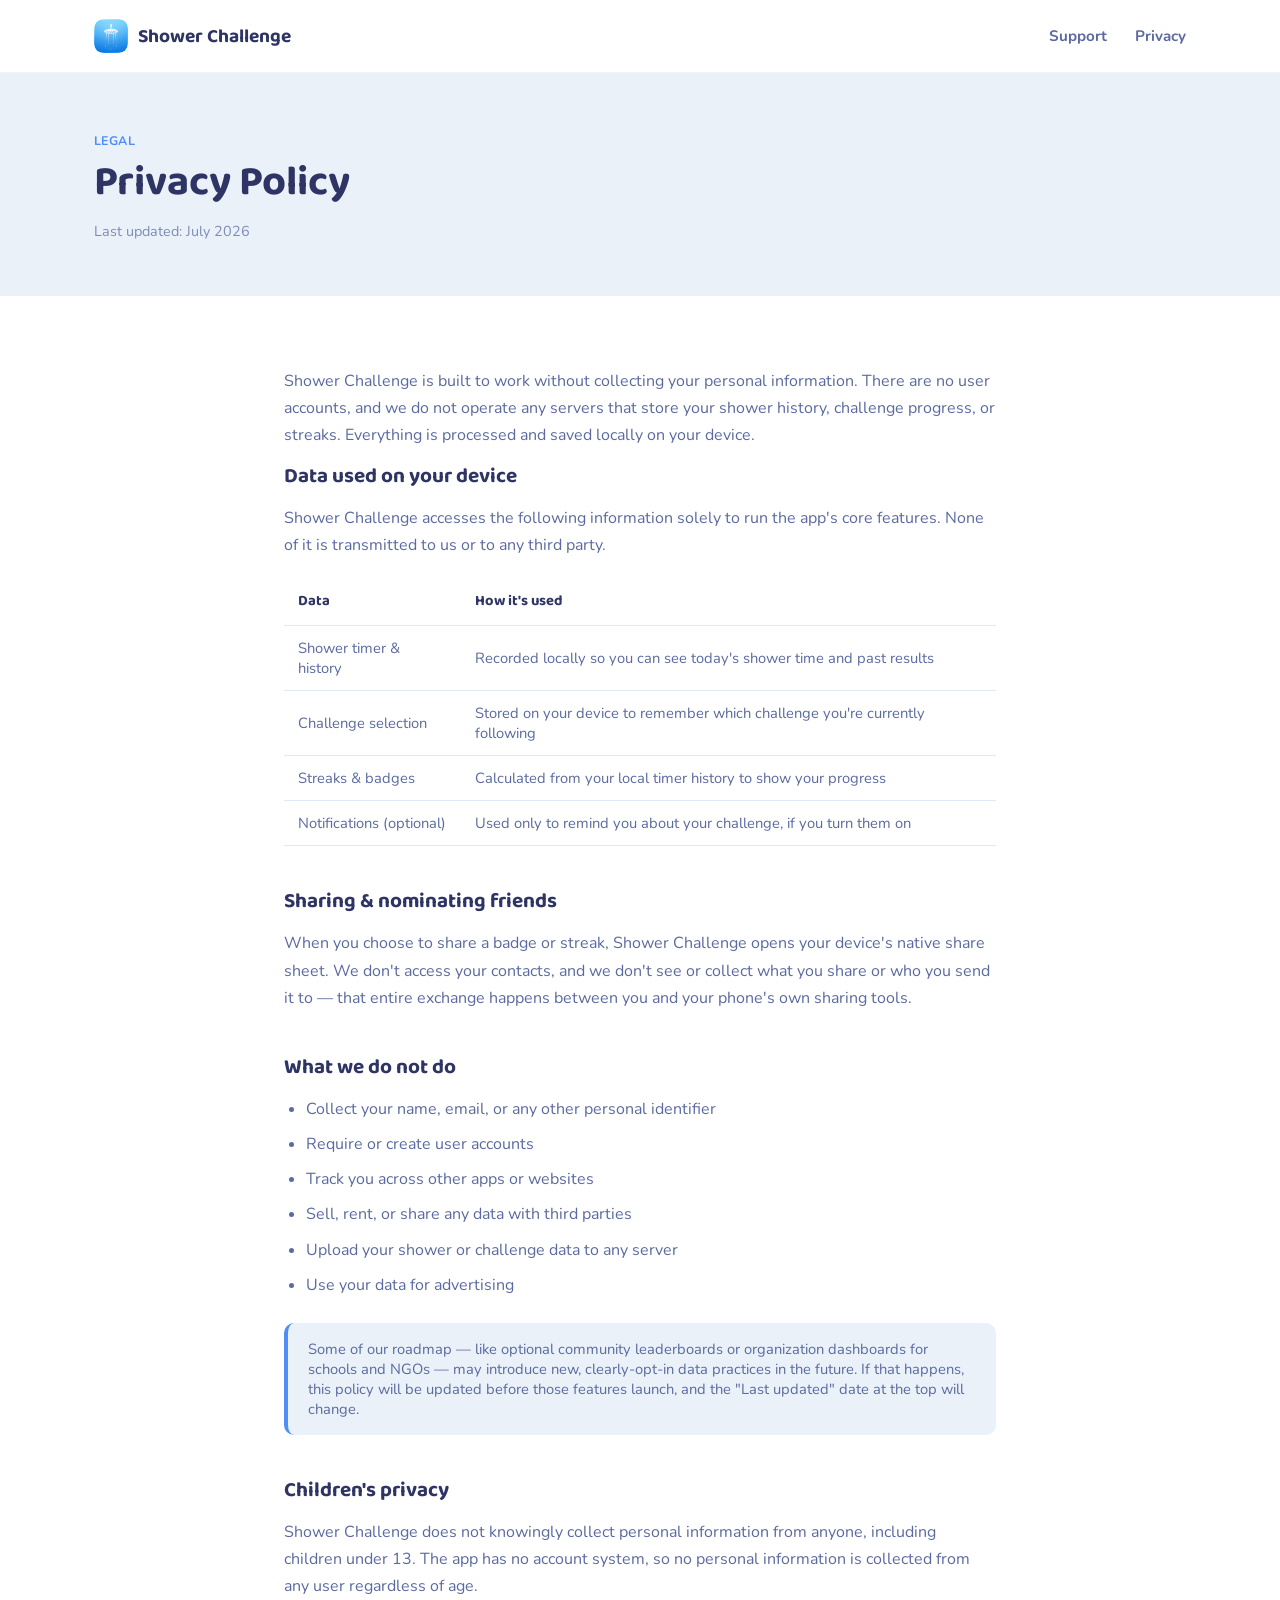
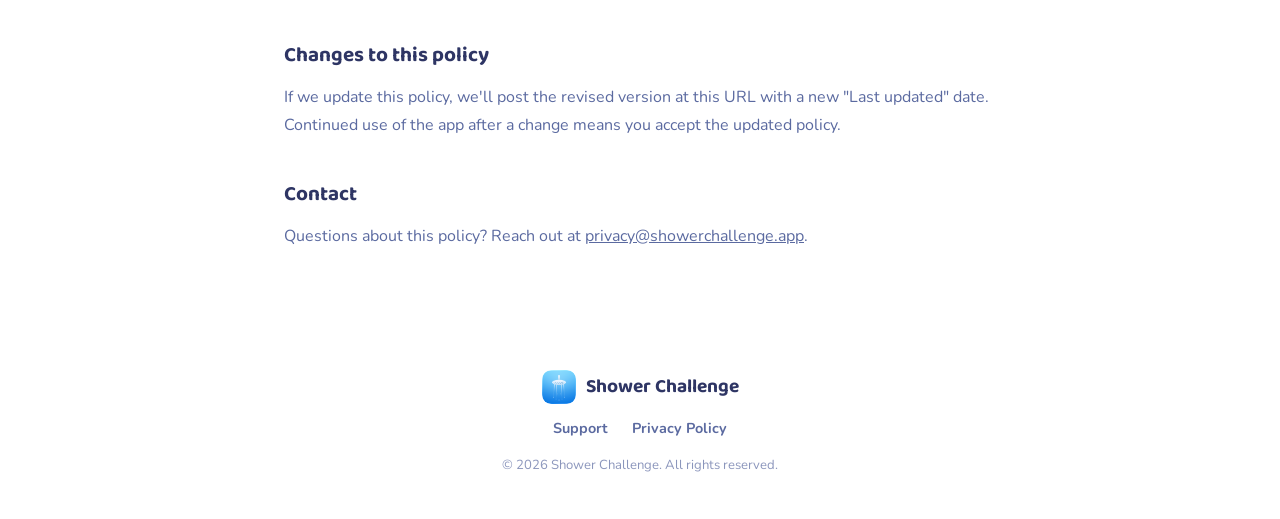
<file: privacy.html>
<!DOCTYPE html>
<html lang="en">
<head>
<meta charset="UTF-8">
<meta name="viewport" content="width=device-width, initial-scale=1.0">
<title>Privacy Policy — Shower Challenge</title>
<meta name="description" content="Shower Challenge Privacy Policy — no accounts, no tracking. Your shower and challenge data stays on your device.">
<link rel="preconnect" href="https://fonts.googleapis.com">
<link rel="preconnect" href="https://fonts.gstatic.com" crossorigin>
<link href="https://fonts.googleapis.com/css2?family=Baloo+2:wght@500;600;700&family=Nunito:wght@400;600;700;800&display=swap" rel="stylesheet">
<link rel="stylesheet" href="styles.css">
</head>
<body>

<header class="site-header">
  <div class="wrap">
    <a href="index.html" class="logo"><span class="logo-mark"><img src="assets/App_Icon.png" alt=""></span> Shower Challenge</a>
    <nav class="site-nav">
      <a href="support.html">Support</a>
      <a href="privacy.html">Privacy</a>
    </nav>
  </div>
</header>

<div class="page-hero">
  <div class="wrap">
    <span class="kicker">Legal</span>
    <h1>Privacy Policy</h1>
    <p class="meta">Last updated: July 2026</p>
  </div>
</div>

<div class="content">

  <p>Shower Challenge is built to work without collecting your personal information. There are no user accounts, and we do not operate any servers that store your shower history, challenge progress, or streaks. Everything is processed and saved locally on your device.</p>

  <h2>Data used on your device</h2>
  <p>Shower Challenge accesses the following information solely to run the app's core features. None of it is transmitted to us or to any third party.</p>
  <table class="data-table">
    <thead>
      <tr><th>Data</th><th>How it's used</th></tr>
    </thead>
    <tbody>
      <tr><td>Shower timer &amp; history</td><td>Recorded locally so you can see today's shower time and past results</td></tr>
      <tr><td>Challenge selection</td><td>Stored on your device to remember which challenge you're currently following</td></tr>
      <tr><td>Streaks &amp; badges</td><td>Calculated from your local timer history to show your progress</td></tr>
      <tr><td>Notifications (optional)</td><td>Used only to remind you about your challenge, if you turn them on</td></tr>
    </tbody>
  </table>

  <h2>Sharing &amp; nominating friends</h2>
  <p>When you choose to share a badge or streak, Shower Challenge opens your device's native share sheet. We don't access your contacts, and we don't see or collect what you share or who you send it to — that entire exchange happens between you and your phone's own sharing tools.</p>

  <h2>What we do not do</h2>
  <ul>
    <li>Collect your name, email, or any other personal identifier</li>
    <li>Require or create user accounts</li>
    <li>Track you across other apps or websites</li>
    <li>Sell, rent, or share any data with third parties</li>
    <li>Upload your shower or challenge data to any server</li>
    <li>Use your data for advertising</li>
  </ul>

  <div class="note-box">
    Some of our roadmap — like optional community leaderboards or organization dashboards for schools and NGOs — may introduce new, clearly-opt-in data practices in the future. If that happens, this policy will be updated before those features launch, and the "Last updated" date at the top will change.
  </div>

  <h2>Children's privacy</h2>
  <p>Shower Challenge does not knowingly collect personal information from anyone, including children under 13. The app has no account system, so no personal information is collected from any user regardless of age.</p>

  <h2>Changes to this policy</h2>
  <p>If we update this policy, we'll post the revised version at this URL with a new "Last updated" date. Continued use of the app after a change means you accept the updated policy.</p>

  <h2>Contact</h2>
  <p>Questions about this policy? Reach out at <a href="mailto:privacy@showerchallenge.app">privacy@showerchallenge.app</a>.</p>

</div>

<footer class="site-footer">
  <div class="wrap">
    <a href="index.html" class="logo"><span class="logo-mark"><img src="assets/App_Icon.png" alt=""></span> Shower Challenge</a>
    <div class="footer-links">
      <a href="support.html">Support</a>
      <a href="privacy.html">Privacy Policy</a>
    </div>
    <p class="copyright">© 2026 Shower Challenge. All rights reserved.</p>
  </div>
</footer>

</body>
</html>
</file>
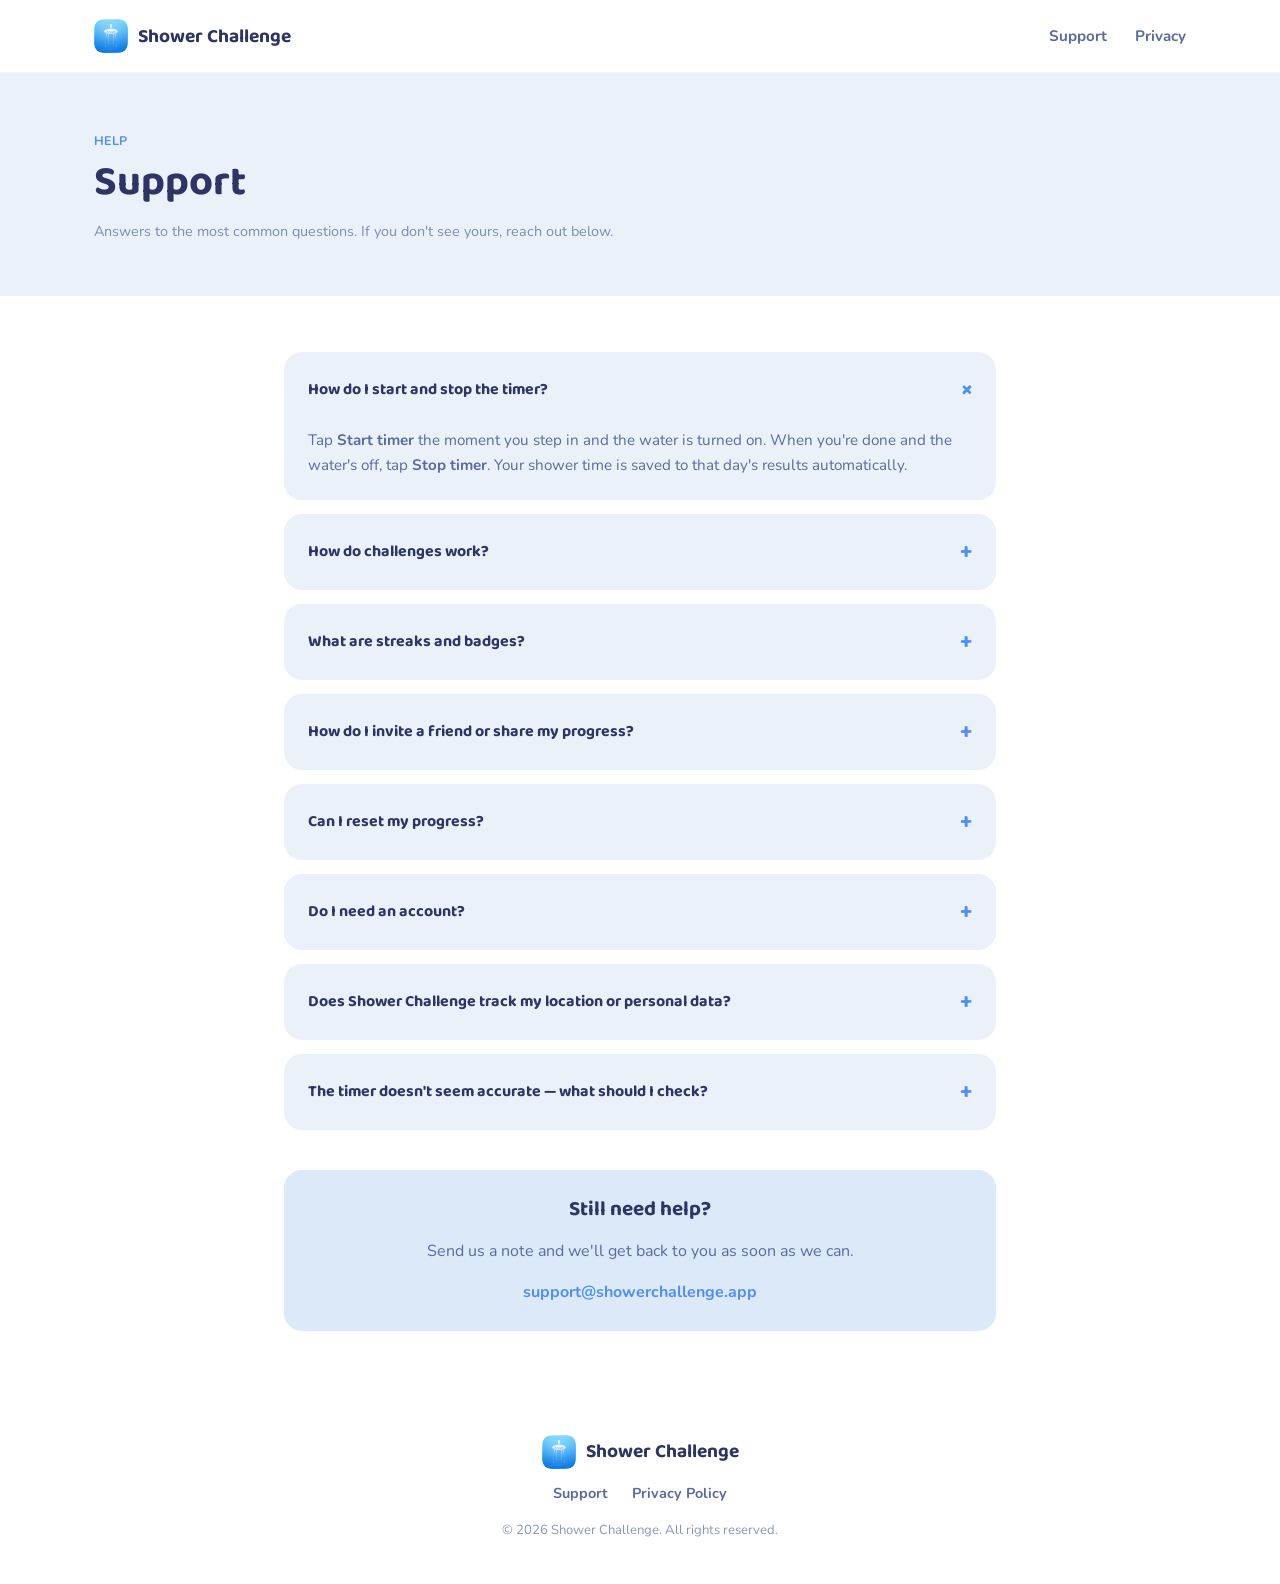
<file: support.html>
<!DOCTYPE html>
<html lang="en">
<head>
<meta charset="UTF-8">
<meta name="viewport" content="width=device-width, initial-scale=1.0">
<title>Support — Shower Challenge</title>
<meta name="description" content="Get help with Shower Challenge — timers, challenges, streaks, and more.">
<link rel="preconnect" href="https://fonts.googleapis.com">
<link rel="preconnect" href="https://fonts.gstatic.com" crossorigin>
<link href="https://fonts.googleapis.com/css2?family=Baloo+2:wght@500;600;700&family=Nunito:wght@400;600;700;800&display=swap" rel="stylesheet">
<link rel="stylesheet" href="styles.css">
</head>
<body>

<header class="site-header">
  <div class="wrap">
    <a href="index.html" class="logo"><span class="logo-mark"><img src="assets/App_Icon.png" alt=""></span> Shower Challenge</a>
    <nav class="site-nav">
      <a href="support.html">Support</a>
      <a href="privacy.html">Privacy</a>
    </nav>
  </div>
</header>

<div class="page-hero">
  <div class="wrap">
    <span class="kicker">Help</span>
    <h1>Support</h1>
    <p class="meta">Answers to the most common questions. If you don't see yours, reach out below.</p>
  </div>
</div>

<div class="content">

  <details class="faq-item" open>
    <summary>How do I start and stop the timer?</summary>
    <div class="faq-body">Tap <strong>Start timer</strong> the moment you step in and the water is turned on. When you're done and the water's off, tap <strong>Stop timer</strong>. Your shower time is saved to that day's results automatically.</div>
  </details>

  <details class="faq-item">
    <summary>How do challenges work?</summary>
    <div class="faq-body">Pick a challenge from the Select a challenge screen to set your focus for the week — anything from a simple time goal to one of our themed community challenges like Earth Month or the Summer Water Challenge. You can switch challenges any time.</div>
  </details>

  <details class="faq-item">
    <summary>What are streaks and badges?</summary>
    <div class="faq-body">Every day you finish a shower under your challenge's target, it counts toward your streak. Hitting milestones — your first streak, your longest one, a full themed challenge — unlocks badges you can view on your results screen.</div>
  </details>

  <details class="faq-item">
    <summary>How do I invite a friend or share my progress?</summary>
    <div class="faq-body">Tap the share icon on your results screen to open your phone's native share sheet and send your streak or badge to a friend however you like — text, email, or social apps. Shower Challenge doesn't access your contacts or collect any information when you do this.</div>
  </details>

  <details class="faq-item">
    <summary>Can I reset my progress?</summary>
    <div class="faq-body">Yes. Go to Settings → Reset Progress to clear your streaks and history and start fresh. This can't be undone, so make sure it's what you want before confirming.</div>
  </details>

  <details class="faq-item">
    <summary>Do I need an account?</summary>
    <div class="faq-body">No. Shower Challenge works without creating an account — your timer history, streaks, and badges are all stored locally on your device.</div>
  </details>

  <details class="faq-item">
    <summary>Does Shower Challenge track my location or personal data?</summary>
    <div class="faq-body">No. Shower Challenge doesn't collect personal information or track your location. Everything you do in the app stays on your device. See our <a href="privacy.html">Privacy Policy</a> for full details.</div>
  </details>

  <details class="faq-item">
    <summary>The timer doesn't seem accurate — what should I check?</summary>
    <div class="faq-body">Make sure the app stays open (or notifications are enabled) while your timer is running, since the app needs to stay active to track your shower in real time. If it still seems off after that, let us know below and include your device model and OS version.</div>
  </details>

  <div class="contact-card">
    <h2 style="margin-top:0;">Still need help?</h2>
    <p>Send us a note and we'll get back to you as soon as we can.</p>
    <a href="mailto:support@showerchallenge.app">support@showerchallenge.app</a>
  </div>

</div>

<footer class="site-footer">
  <div class="wrap">
    <a href="index.html" class="logo"><span class="logo-mark"><img src="assets/App_Icon.png" alt=""></span> Shower Challenge</a>
    <div class="footer-links">
      <a href="support.html">Support</a>
      <a href="privacy.html">Privacy Policy</a>
    </div>
    <p class="copyright">© 2026 Shower Challenge. All rights reserved.</p>
  </div>
</footer>

</body>
</html>
</file>
<file: styles.css>
/* ============================================
   Shower Challenge — shared brand stylesheet
   ============================================ */

:root {
  --sky: #eaf1f9;
  --sky-deep: #dce9f8;
  --white: #ffffff;
  --navy: #2e3564;
  --navy-soft: #5b6aa0;
  --blue: #4f8ef7;
  --purple: #6c63e8;
  --whale: #8cbbff;
  --dot-inactive: #e1e4ea;
  --gradient: linear-gradient(135deg, var(--blue) 0%, var(--purple) 100%);
  --shadow-soft: 0 20px 40px -20px rgba(46, 53, 100, 0.25);
  --shadow-card: 0 8px 24px -12px rgba(46, 53, 100, 0.18);
  --radius-lg: 28px;
  --radius-md: 18px;
  --radius-pill: 999px;
}

* { box-sizing: border-box; }

html { scroll-behavior: smooth; }

body {
  margin: 0;
  font-family: 'Nunito', -apple-system, BlinkMacSystemFont, 'Segoe UI', sans-serif;
  color: var(--navy-soft);
  background: var(--white);
  -webkit-font-smoothing: antialiased;
}

h1, h2, h3, .display {
  font-family: 'Baloo 2', 'Nunito', sans-serif;
  color: var(--navy);
  margin: 0;
  line-height: 1.15;
}

a { color: inherit; }

img { max-width: 100%; display: block; }

.wrap {
  max-width: 1140px;
  margin: 0 auto;
  padding: 0 24px;
}

/* ---------- Header ---------- */
.site-header {
  position: sticky;
  top: 0;
  z-index: 50;
  background: rgba(255, 255, 255, 0.85);
  backdrop-filter: blur(10px);
  border-bottom: 1px solid rgba(46, 53, 100, 0.06);
}

.site-header .wrap {
  display: flex;
  align-items: center;
  justify-content: space-between;
  height: 72px;
}

.logo {
  display: flex;
  align-items: center;
  gap: 10px;
  font-family: 'Baloo 2', sans-serif;
  font-weight: 700;
  font-size: 1.2rem;
  color: var(--navy);
  text-decoration: none;
}

.logo-mark {
  width: 34px;
  height: 34px;
  border-radius: 9px;
  overflow: hidden;
  display: flex;
  align-items: center;
  justify-content: center;
  flex-shrink: 0;
}

.logo-mark img {
  width: 100%;
  height: 100%;
  object-fit: cover;
  display: block;
}

.site-nav {
  display: flex;
  gap: 28px;
  font-weight: 700;
  font-size: 0.95rem;
}

.site-nav a {
  text-decoration: none;
  color: var(--navy-soft);
  transition: color 0.2s ease;
}

.site-nav a:hover,
.site-nav a:focus-visible { color: var(--blue); }

/* ---------- Buttons ---------- */
.btn {
  display: inline-flex;
  align-items: center;
  justify-content: center;
  gap: 8px;
  padding: 15px 30px;
  border-radius: var(--radius-pill);
  font-family: 'Baloo 2', sans-serif;
  font-weight: 700;
  font-size: 1rem;
  text-decoration: none;
  border: none;
  cursor: pointer;
  transition: transform 0.2s ease, box-shadow 0.2s ease;
}

.btn-primary {
  background: var(--gradient);
  color: #fff;
  box-shadow: 0 12px 24px -10px rgba(108, 99, 232, 0.55);
}

.btn-primary:hover { transform: translateY(-2px); }

.btn-primary:focus-visible,
a:focus-visible,
button:focus-visible {
  outline: 3px solid var(--blue);
  outline-offset: 3px;
}

.btn-ghost {
  background: var(--white);
  color: var(--navy);
  border: 2px solid var(--sky-deep);
}

.btn-ghost:hover { border-color: var(--blue); color: var(--blue); }

.badge-note {
  font-size: 0.78rem;
  color: var(--navy-soft);
  opacity: 0.75;
}

/* ---------- App Store badge ----------
   Apple's Marketing Guidelines require using their official,
   unmodified badge artwork with defined clear space around it.
   Do not recolor, stretch, rotate, or add effects to the badge. */
.app-store-badge {
  display: inline-flex;
  line-height: 0;
  transition: transform 0.2s ease, opacity 0.2s ease;
}

.app-store-badge:hover { transform: translateY(-2px); opacity: 0.9; }

.app-store-badge img {
  height: 53px;
  width: auto;
}

.app-store-badge-lg img {
  height: 60px;
  width: auto;
}

/* ---------- Hero ---------- */
.hero {
  background: var(--sky);
  overflow: hidden;
  position: relative;
}

.hero .wrap {
  display: grid;
  grid-template-columns: 1.1fr 0.9fr;
  align-items: center;
  gap: 40px;
  padding-top: 72px;
  padding-bottom: 56px;
}

.eyebrow {
  display: inline-block;
  background: var(--white);
  color: var(--blue);
  font-weight: 700;
  font-size: 0.82rem;
  padding: 7px 16px;
  border-radius: var(--radius-pill);
  margin-bottom: 18px;
  box-shadow: var(--shadow-card);
}

.hero h1 {
  font-size: clamp(2.2rem, 4.2vw, 3.4rem);
  margin-bottom: 18px;
}

.hero p.lead {
  font-size: 1.15rem;
  max-width: 46ch;
  margin-bottom: 30px;
}

.hero-actions {
  display: flex;
  align-items: center;
  gap: 18px;
  flex-wrap: wrap;
  margin-bottom: 10px;
}

.hero-art {
  position: relative;
  display: flex;
  justify-content: center;
}

.hero-art .card {
  background: var(--sky);
  border-radius: var(--radius-lg);
  padding: 10px;
  max-width: 320px;
}

.hero-art img {
  width: 100%;
  height: auto;
  animation: bob 3.4s ease-in-out infinite;
}

.bubble {
  position: absolute;
  border-radius: 50%;
  background: radial-gradient(circle at 35% 30%, #ffffff, var(--whale) 70%);
  opacity: 0.55;
}

.bubble.b1 { width: 26px; height: 26px; top: 10%; left: 6%; animation: rise 6s ease-in-out infinite; }
.bubble.b2 { width: 16px; height: 16px; top: 60%; right: 4%; animation: rise 5s ease-in-out infinite 1s; }
.bubble.b3 { width: 40px; height: 40px; bottom: 4%; left: 12%; animation: rise 7s ease-in-out infinite 0.5s; }

@keyframes bob {
  0%, 100% { transform: translateY(0); }
  50% { transform: translateY(-10px); }
}

@keyframes rise {
  0% { transform: translateY(0); opacity: 0.2; }
  50% { opacity: 0.6; }
  100% { transform: translateY(-18px); opacity: 0.2; }
}

@media (prefers-reduced-motion: reduce) {
  .hero-art img, .bubble { animation: none; }
}

/* ---------- Section basics ---------- */
section { padding: 84px 0; }

.section-head {
  text-align: center;
  max-width: 620px;
  margin: 0 auto 48px;
}

.section-head h2 { font-size: clamp(1.7rem, 3vw, 2.3rem); margin-bottom: 14px; }
.kicker {
  color: var(--blue);
  font-weight: 700;
  letter-spacing: 0.04em;
  text-transform: uppercase;
  font-size: 0.78rem;
  margin-bottom: 10px;
  display: block;
}

/* ---------- How it works ---------- */
.steps {
  display: grid;
  grid-template-columns: repeat(4, 1fr);
  gap: 24px;
}

.step-card {
  background: var(--white);
  border-radius: var(--radius-lg);
  box-shadow: var(--shadow-card);
  overflow: hidden;
  text-align: center;
}

.step-card figure {
  margin: 0;
  background: var(--sky);
}

.step-card img { width: 100%; }

.step-card .body { padding: 22px 18px 26px; }

.step-num {
  display: inline-block;
  font-family: 'Baloo 2', sans-serif;
  font-weight: 700;
  color: var(--blue);
  font-size: 0.85rem;
  margin-bottom: 6px;
}

.step-card h3 { font-size: 1.05rem; margin-bottom: 8px; }
.step-card p { font-size: 0.92rem; margin: 0; }

/* ---------- Impact ---------- */
.impact {
  background: var(--sky-deep);
}

.impact-grid {
  display: grid;
  grid-template-columns: 1fr 1fr;
  gap: 48px;
  align-items: center;
}

.counter {
  background: var(--white);
  border-radius: var(--radius-lg);
  padding: 36px;
  box-shadow: var(--shadow-soft);
}

.counter .num {
  font-family: 'Baloo 2', sans-serif;
  font-weight: 700;
  font-size: clamp(2.2rem, 4vw, 3rem);
  color: var(--navy);
}

.progress-track {
  width: 100%;
  height: 14px;
  background: var(--sky);
  border-radius: var(--radius-pill);
  overflow: hidden;
  margin: 16px 0 8px;
}

.progress-fill {
  height: 100%;
  width: 12%;
  background: var(--gradient);
  border-radius: var(--radius-pill);
}

.impact ul { list-style: none; padding: 0; margin: 0; display: grid; gap: 18px; }

.impact li {
  display: flex;
  gap: 14px;
  align-items: flex-start;
  background: var(--white);
  padding: 16px 18px;
  border-radius: var(--radius-md);
  box-shadow: var(--shadow-card);
}

.impact li .emoji { font-size: 1.4rem; }
.impact li strong { color: var(--navy); display: block; margin-bottom: 2px; }

/* ---------- Challenges ---------- */
.challenges {
  display: grid;
  grid-template-columns: repeat(3, 1fr);
  gap: 22px;
}

.challenge-card {
  border-radius: var(--radius-md);
  padding: 26px;
  background: var(--sky);
  border: 2px solid transparent;
  transition: border-color 0.2s ease, transform 0.2s ease;
}

.challenge-card:hover { border-color: var(--blue); transform: translateY(-4px); }

.challenge-card .tag {
  font-size: 0.75rem;
  font-weight: 700;
  color: var(--purple);
  text-transform: uppercase;
  letter-spacing: 0.04em;
}

.challenge-card h3 { font-size: 1.1rem; margin: 8px 0 8px; }
.challenge-card p { margin: 0; font-size: 0.92rem; }

/* ---------- Organizations ---------- */
.orgs {
  background: var(--navy);
  color: #dfe4f7;
  border-radius: var(--radius-lg);
  margin: 0 24px;
  padding: 56px 40px;
  display: grid;
  grid-template-columns: 1.2fr 0.8fr;
  gap: 32px;
  align-items: center;
}

.orgs h2 { color: #fff; }
.orgs p { color: #c4cbec; }
.orgs .btn-ghost { background: transparent; color: #fff; border-color: rgba(255,255,255,0.35); }
.orgs .btn-ghost:hover { border-color: #fff; color: #fff; }

/* ---------- Final CTA ---------- */
.final-cta {
  text-align: center;
  background: var(--gradient);
  color: #fff;
  border-radius: var(--radius-lg);
  margin: 0 24px;
  padding: 64px 24px;
}

.final-cta h2 { color: #fff; margin-bottom: 14px; }
.final-cta p { color: rgba(255,255,255,0.9); max-width: 46ch; margin: 0 auto 28px; }
.final-cta .btn-primary { background: #fff; color: var(--purple); box-shadow: none; }

/* ---------- Footer ---------- */
.site-footer {
  padding: 48px 0 32px;
  text-align: center;
}

.site-footer .logo { justify-content: center; margin-bottom: 14px; }

.footer-links {
  display: flex;
  justify-content: center;
  gap: 24px;
  font-weight: 700;
  font-size: 0.9rem;
  margin-bottom: 18px;
}

.footer-links a { text-decoration: none; color: var(--navy-soft); }
.footer-links a:hover { color: var(--blue); }

.copyright { font-size: 0.82rem; color: var(--navy-soft); opacity: 0.7; }

/* ---------- Simple / legal pages ---------- */
.page-hero {
  background: var(--sky);
  padding: 56px 0 40px;
}

.page-hero .kicker { display: inline-block; }
.page-hero h1 { font-size: clamp(1.9rem, 3.6vw, 2.6rem); margin-bottom: 8px; }
.page-hero .meta { font-size: 0.9rem; opacity: 0.75; }

.content {
  max-width: 760px;
  margin: 0 auto;
  padding: 56px 24px;
}

.content h2 {
  font-size: 1.3rem;
  margin-top: 44px;
  margin-bottom: 14px;
}

.content h2:first-of-type { margin-top: 0; }

.content p, .content li { line-height: 1.7; font-size: 1rem; }
.content ul { padding-left: 22px; }
.content li { margin-bottom: 8px; }

/* FAQ accordion */
.faq-item {
  background: var(--sky);
  border-radius: var(--radius-md);
  margin-bottom: 14px;
  overflow: hidden;
}

.faq-item summary {
  cursor: pointer;
  list-style: none;
  padding: 20px 24px;
  font-family: 'Baloo 2', sans-serif;
  font-weight: 700;
  color: var(--navy);
  display: flex;
  justify-content: space-between;
  align-items: center;
  gap: 12px;
}

.faq-item summary::-webkit-details-marker { display: none; }

.faq-item summary::after {
  content: '+';
  font-size: 1.4rem;
  color: var(--blue);
  transition: transform 0.2s ease;
  flex-shrink: 0;
}

.faq-item[open] summary::after { transform: rotate(45deg); }

.faq-item .faq-body {
  padding: 0 24px 22px;
  font-size: 0.95rem;
  line-height: 1.65;
}

.contact-card {
  margin-top: 40px;
  background: var(--sky-deep);
  border-radius: var(--radius-md);
  padding: 28px 26px;
  text-align: center;
}

.contact-card a { color: var(--blue); font-weight: 700; text-decoration: none; }

.data-table {
  width: 100%;
  border-collapse: collapse;
  margin: 18px 0 30px;
  font-size: 0.92rem;
}

.data-table th, .data-table td {
  text-align: left;
  padding: 12px 14px;
  border-bottom: 1px solid var(--sky-deep);
}

.data-table th {
  font-family: 'Baloo 2', sans-serif;
  color: var(--navy);
}

.note-box {
  background: var(--sky);
  border-left: 4px solid var(--blue);
  padding: 16px 20px;
  border-radius: 10px;
  font-size: 0.92rem;
  margin: 24px 0;
}

/* ---------- Responsive ---------- */
@media (max-width: 900px) {
  .hero .wrap { grid-template-columns: 1fr; padding-top: 40px; }
  .hero-art { order: -1; }
  .steps { grid-template-columns: repeat(2, 1fr); }
  .impact-grid { grid-template-columns: 1fr; }
  .challenges { grid-template-columns: 1fr; }
  .orgs { grid-template-columns: 1fr; text-align: center; padding: 40px 26px; margin: 0 16px; }
  .final-cta { margin: 0 16px; }
}

@media (max-width: 560px) {
  .site-nav { gap: 16px; font-size: 0.85rem; }
  section { padding: 56px 0; }
  .steps { grid-template-columns: 1fr; }
}
</file>
